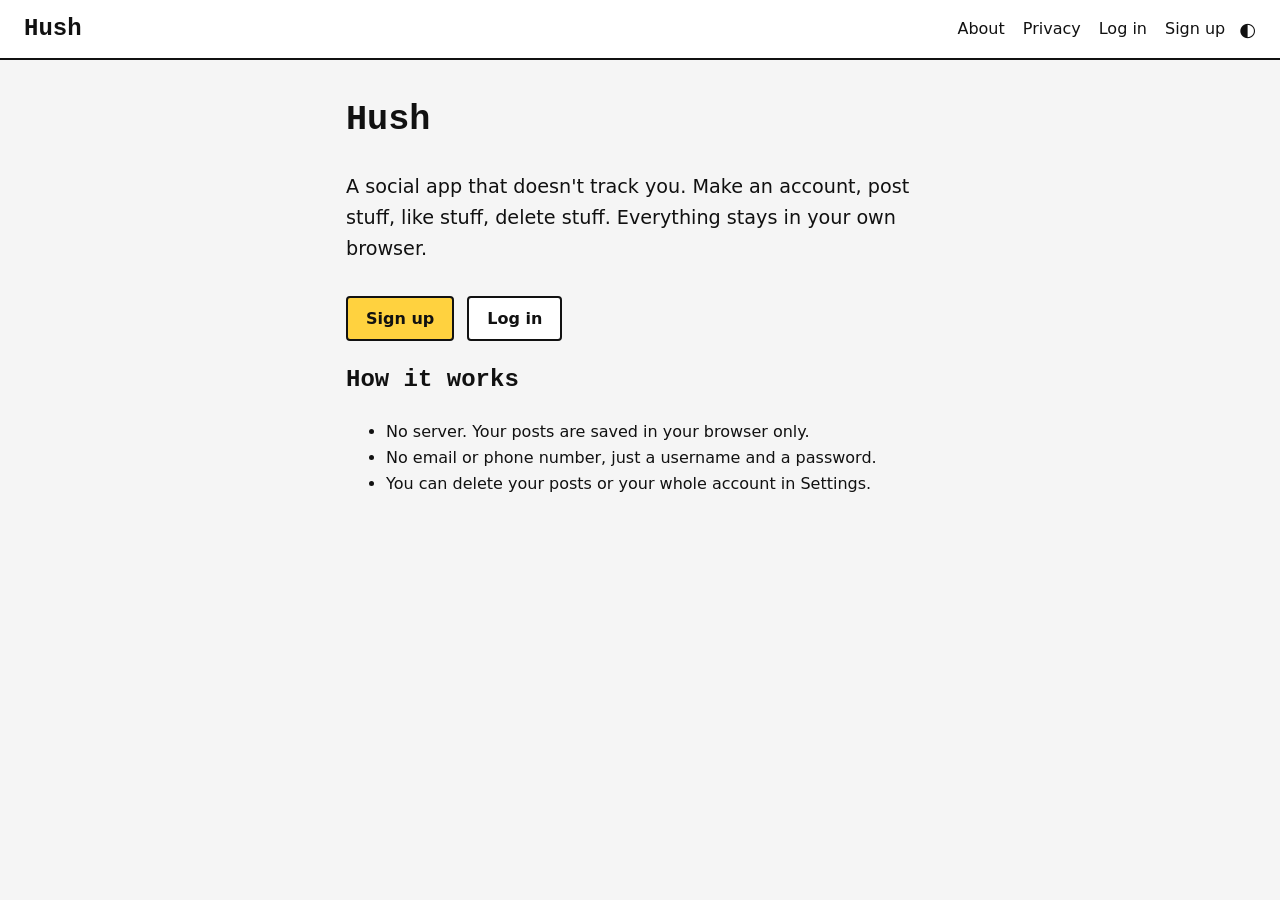
<file: index.html>
<!DOCTYPE html>
<html lang="en">
<head>
  <meta charset="UTF-8">
  <meta name="viewport" content="width=device-width, initial-scale=1">
  <title>Home | Hush</title>
  <link rel="stylesheet" href="src/css/style.css">
</head>
<body data-page="home" data-base="">
  <nav id="nav"></nav>
  <main>
    <h1>Hush</h1>
    <p class="lead">A social app that doesn't track you. Make an account, post stuff, like stuff, delete stuff. Everything stays in your own browser.</p>
    <a class="btn" href="pages/signup.html">Sign up</a>
    <a class="btn ghost" href="pages/login.html">Log in</a>
    <h2>How it works</h2>
    <ul>
      <li>No server. Your posts are saved in your browser only.</li>
      <li>No email or phone number, just a username and a password.</li>
      <li>You can delete your posts or your whole account in Settings.</li>
    </ul>
  </main>
  <script src="src/js/main.js"></script>
</body>
</html>
</file>
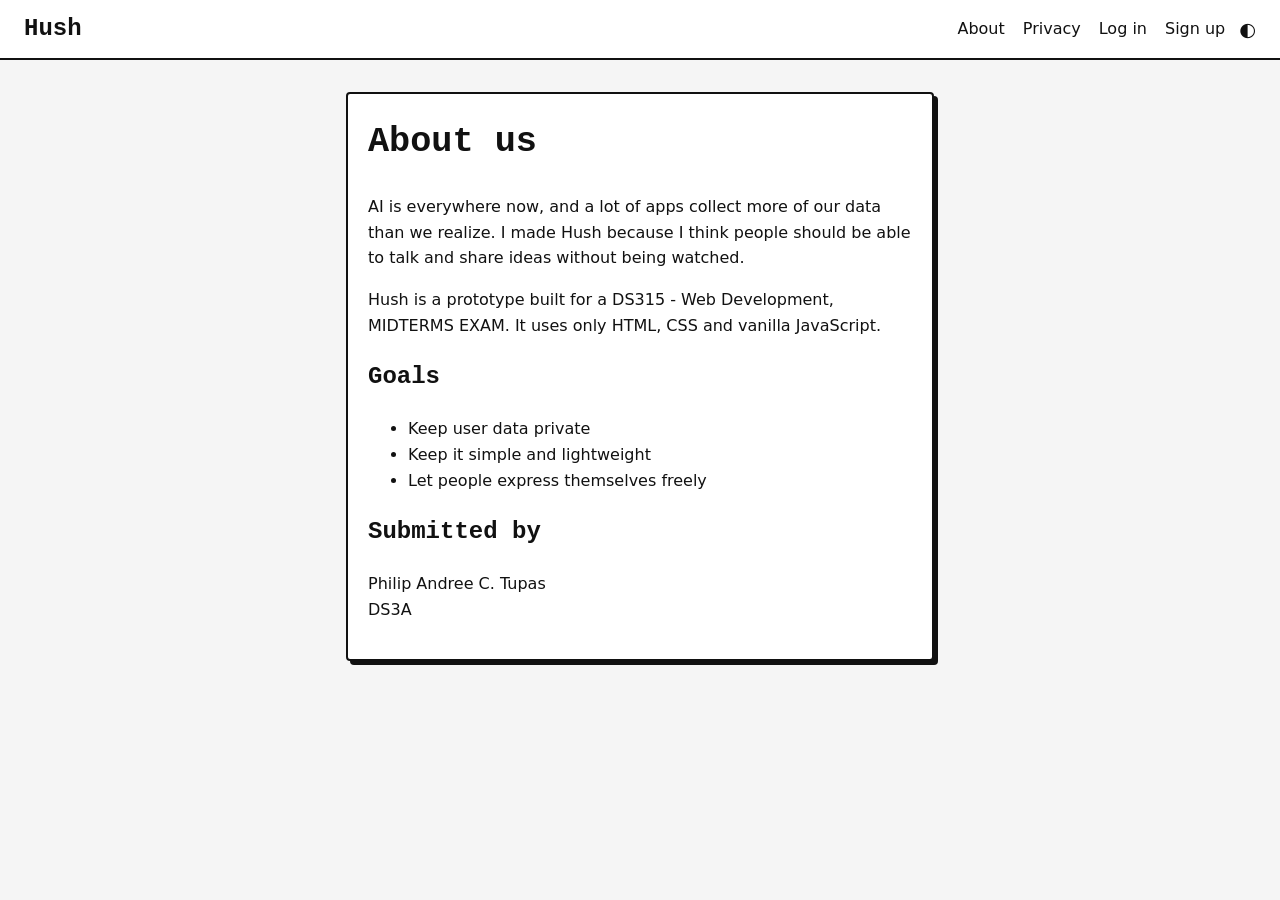
<file: pages/about.html>
<!DOCTYPE html>
<html lang="en">
<head>
  <meta charset="UTF-8">
  <meta name="viewport" content="width=device-width, initial-scale=1">
  <title>About us | Hush</title>
  <link rel="stylesheet" href="../src/css/style.css">
</head>
<body data-page="about" data-base="../">
  <nav id="nav"></nav>
  <main>
    <div class="card">
      <h1>About us</h1>
      <p>AI is everywhere now, and a lot of apps collect more of our data than we realize. I made Hush because I think people should be able to talk and share ideas without being watched.</p>
      <p>Hush is a prototype built for a DS315 - Web Development, MIDTERMS EXAM. It uses only HTML, CSS and vanilla JavaScript.</p>
      <h2>Goals</h2>
      <ul>
        <li>Keep user data private</li>
        <li>Keep it simple and lightweight</li>
        <li>Let people express themselves freely</li>
      </ul>
      <h2>Submitted by</h2>
      <p>Philip Andree C. Tupas<br>DS3A</p>
    </div>
  </main>
  <script src="../src/js/main.js"></script>
</body>
</html>
</file>
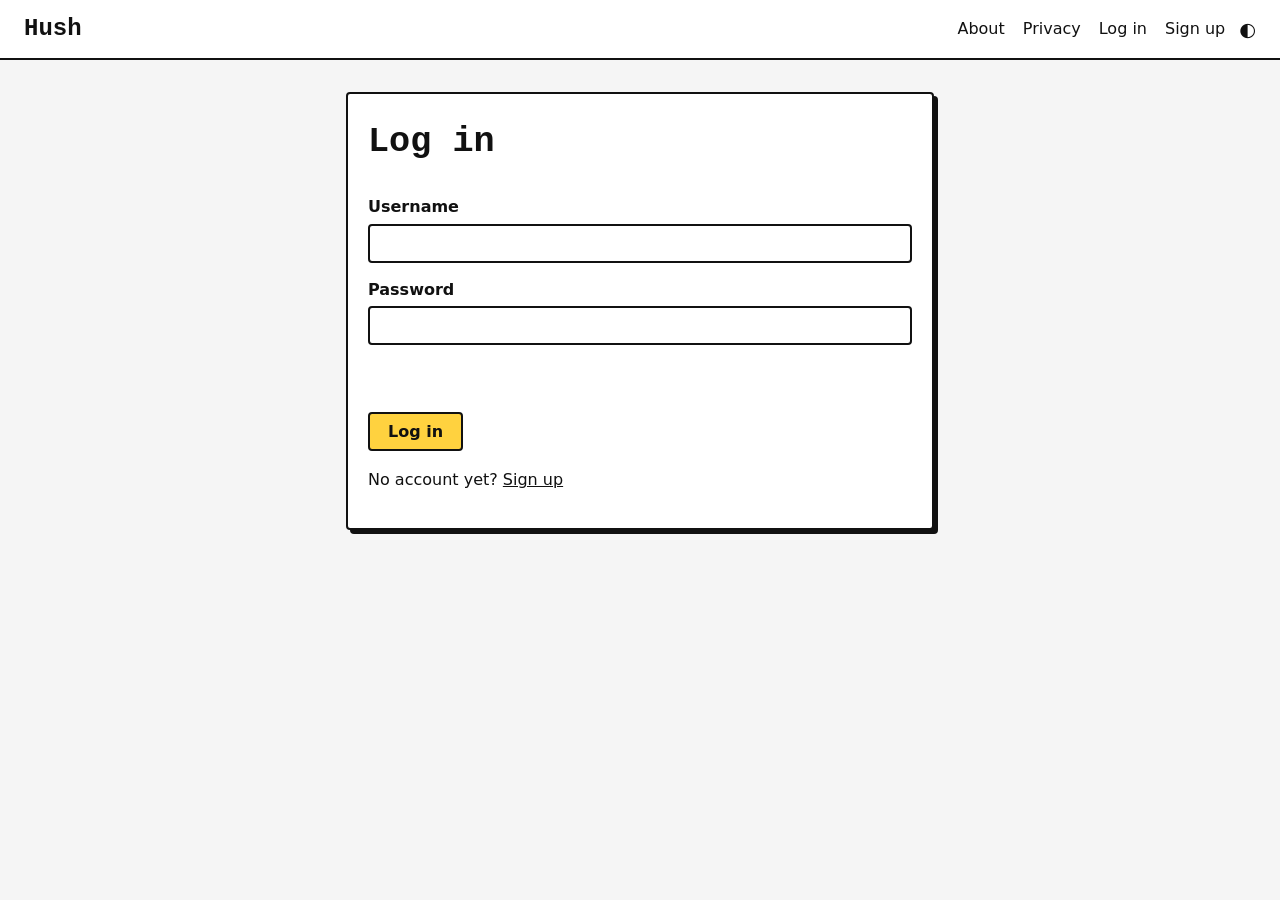
<file: pages/feed.html>
<!DOCTYPE html>
<html lang="en">
<head>
  <meta charset="UTF-8">
  <meta name="viewport" content="width=device-width, initial-scale=1">
  <title>Feed | Hush</title>
  <link rel="stylesheet" href="../src/css/style.css">
</head>
<body data-page="feed" data-base="../">
  <nav id="nav"></nav>
  <main>
    <h1>Feed</h1>
    <div class="card">
      <form id="postForm">
        <textarea id="postText" rows="3" maxlength="280" placeholder="Write something..."></textarea>
        <div class="row">
          <label class="inline"><input type="checkbox" id="anon">Post anonymously</label>
          <small id="count">0 / 280</small>
        </div>
        <button type="submit">Post</button>
      </form>
    </div>
    <input type="text" id="search" placeholder="Search posts">
    <div id="feedList"></div>
  </main>
  <script src="../src/js/main.js"></script>
</body>
</html>
</file>
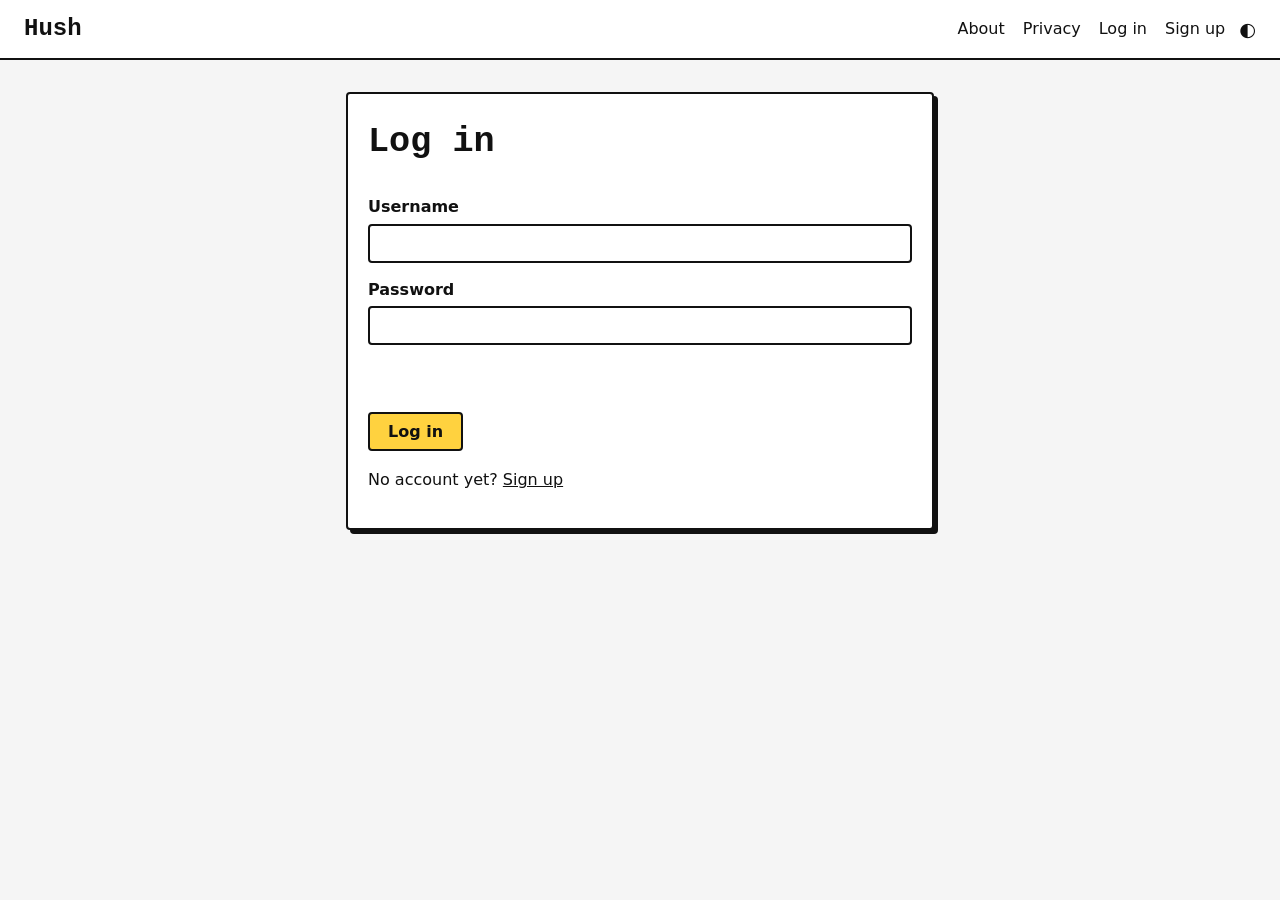
<file: pages/login.html>
<!DOCTYPE html>
<html lang="en">
<head>
  <meta charset="UTF-8">
  <meta name="viewport" content="width=device-width, initial-scale=1">
  <title>Log in | Hush</title>
  <link rel="stylesheet" href="../src/css/style.css">
</head>
<body data-page="login" data-base="../">
  <nav id="nav"></nav>
  <main>
    <div class="card">
      <h1>Log in</h1>
      <form id="loginForm">
        <label for="username">Username</label>
        <input type="text" id="username">
        <label for="password">Password</label>
        <input type="password" id="password">
        <p id="message" class="message"></p>
        <button type="submit">Log in</button>
      </form>
      <p>No account yet? <a href="signup.html">Sign up</a></p>
    </div>
  </main>
  <script src="../src/js/main.js"></script>
</body>
</html>
</file>
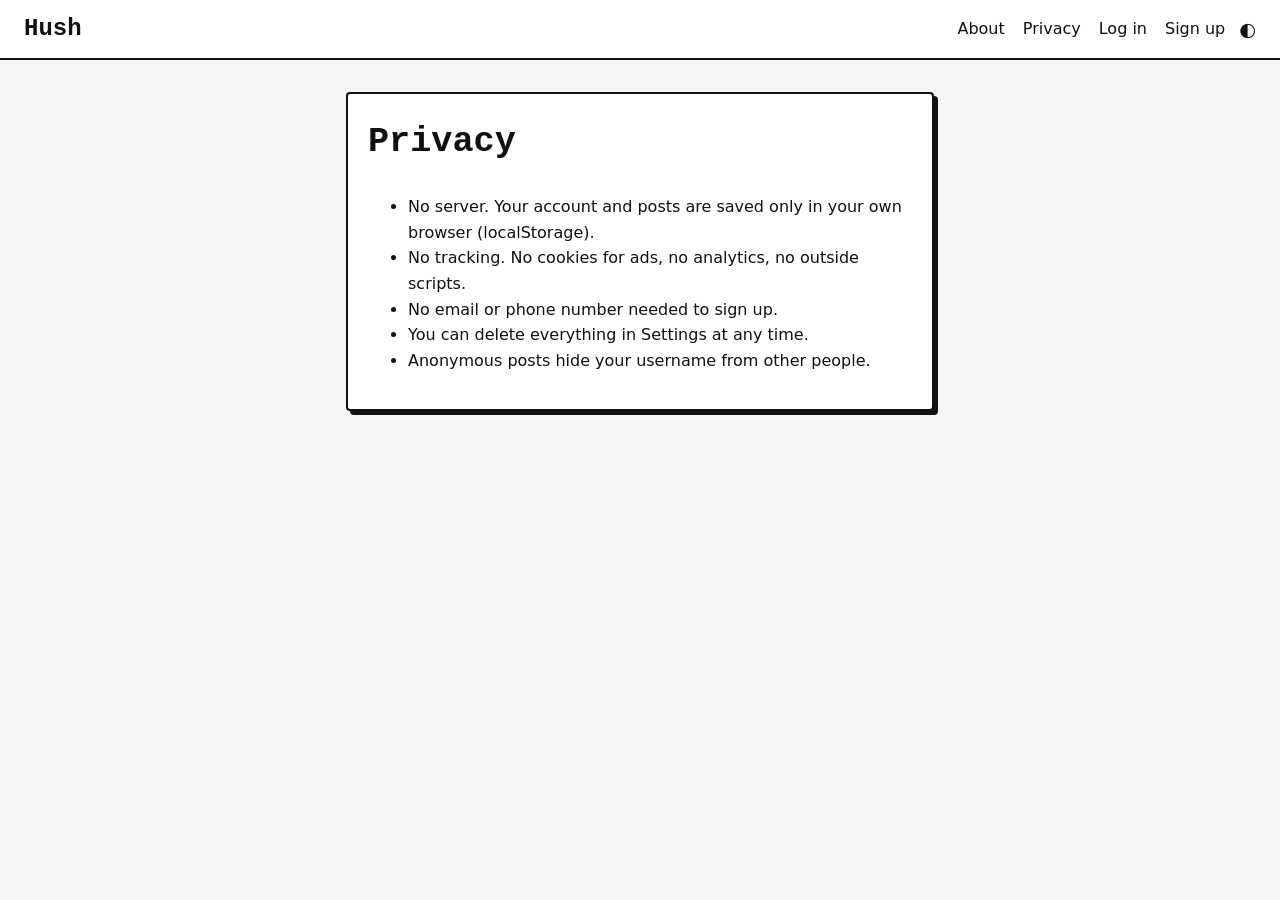
<file: pages/privacy.html>
<!DOCTYPE html>
<html lang="en">
<head>
  <meta charset="UTF-8">
  <meta name="viewport" content="width=device-width, initial-scale=1">
  <title>Privacy | Hush</title>
  <link rel="stylesheet" href="../src/css/style.css">
</head>
<body data-page="privacy" data-base="../">
  <nav id="nav"></nav>
  <main>
    <div class="card">
      <h1>Privacy</h1>
      <ul>
        <li>No server. Your account and posts are saved only in your own browser (localStorage).</li>
        <li>No tracking. No cookies for ads, no analytics, no outside scripts.</li>
        <li>No email or phone number needed to sign up.</li>
        <li>You can delete everything in Settings at any time.</li>
        <li>Anonymous posts hide your username from other people.</li>
      </ul>
    </div>
  </main>
  <script src="../src/js/main.js"></script>
</body>
</html>
</file>
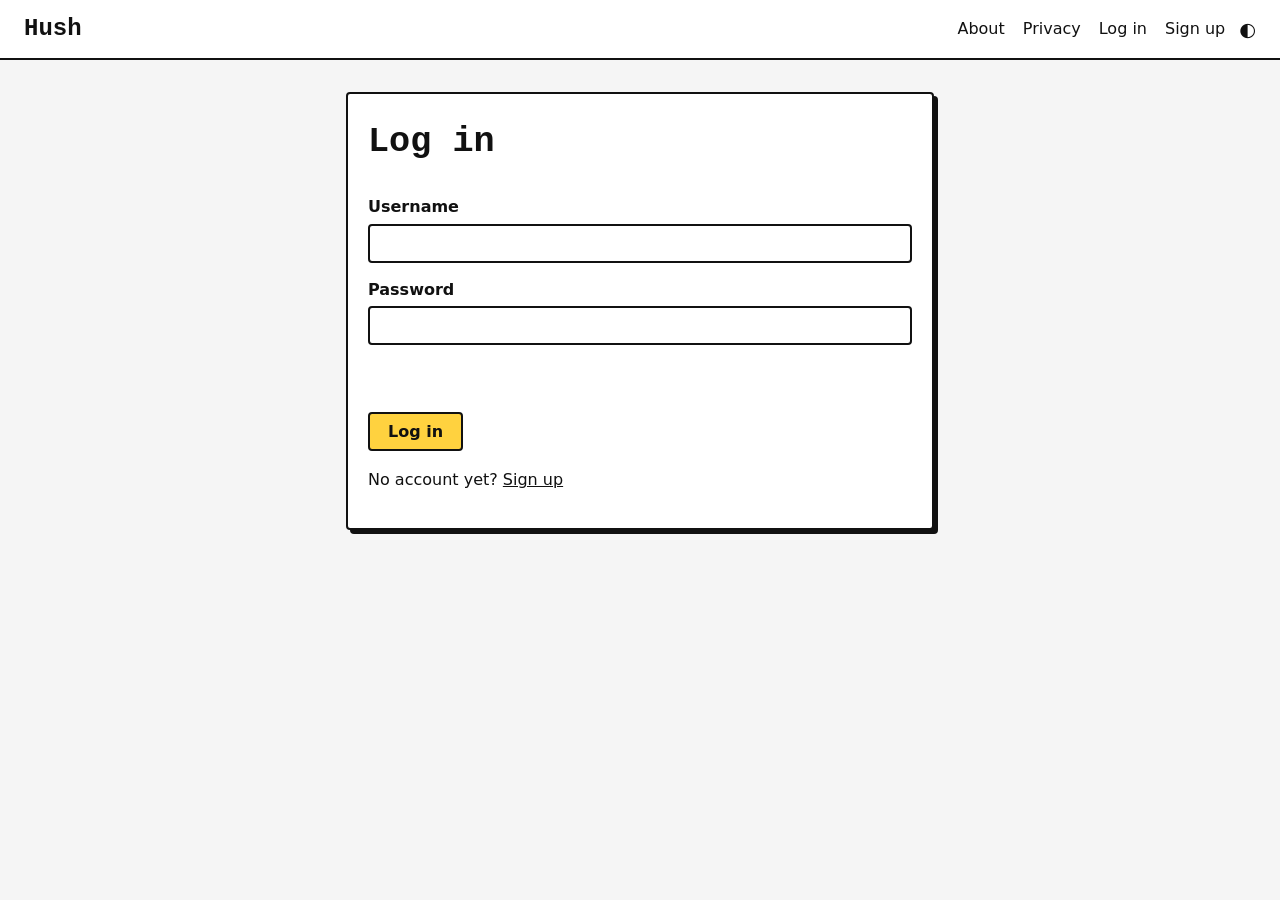
<file: pages/profile.html>
<!DOCTYPE html>
<html lang="en">
<head>
  <meta charset="UTF-8">
  <meta name="viewport" content="width=device-width, initial-scale=1">
  <title>Profile | Hush</title>
  <link rel="stylesheet" href="../src/css/style.css">
</head>
<body data-page="profile" data-base="../">
  <nav id="nav"></nav>
  <main>
    <div class="profile-head">
      <div class="avatar big" id="bigAvatar"></div>
      <div>
        <h1 id="profileName"></h1>
        <small id="postCount"></small>
      </div>
    </div>
    <div class="card">
      <form id="bioForm">
        <label for="bio">Bio</label>
        <textarea id="bio" rows="3"></textarea>
        <p id="message" class="message"></p>
        <button type="submit">Save bio</button>
      </form>
    </div>
    <h2>My posts</h2>
    <div id="myPosts"></div>
  </main>
  <script src="../src/js/main.js"></script>
</body>
</html>
</file>
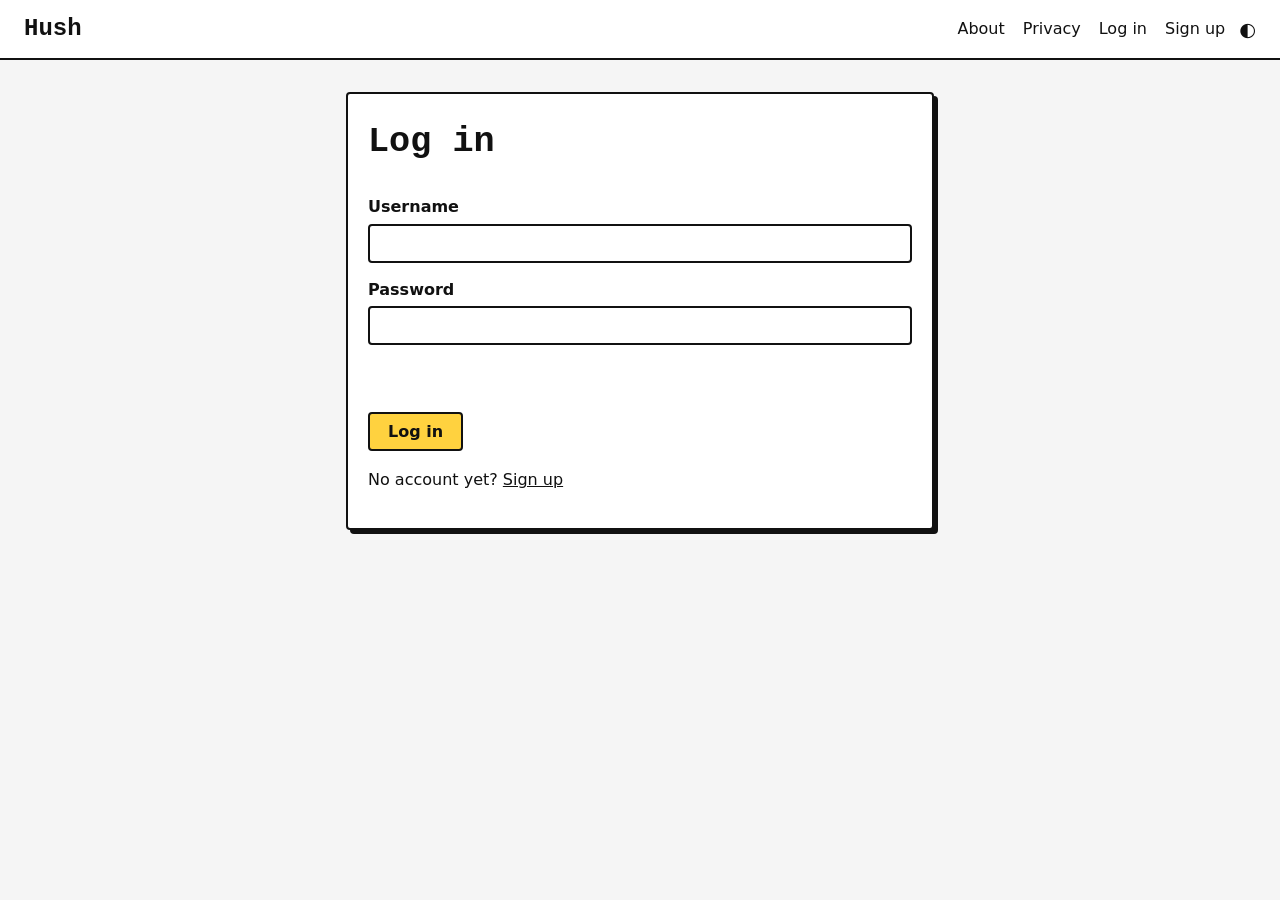
<file: pages/settings.html>
<!DOCTYPE html>
<html lang="en">
<head>
  <meta charset="UTF-8">
  <meta name="viewport" content="width=device-width, initial-scale=1">
  <title>Settings | Hush</title>
  <link rel="stylesheet" href="../src/css/style.css">
</head>
<body data-page="settings" data-base="../">
  <nav id="nav"></nav>
  <main>
    <h1>Privacy settings</h1>
    <div class="card">
      <label><input type="checkbox" id="privateToggle">Private account (only I can see my posts)</label>
    </div>
    <div class="card">
      <h2>Delete my data</h2>
      <button id="deletePosts" class="danger">Delete all my posts</button>
      <button id="deleteAccount" class="danger">Delete my account</button>
    </div>
  </main>
  <script src="../src/js/main.js"></script>
</body>
</html>
</file>
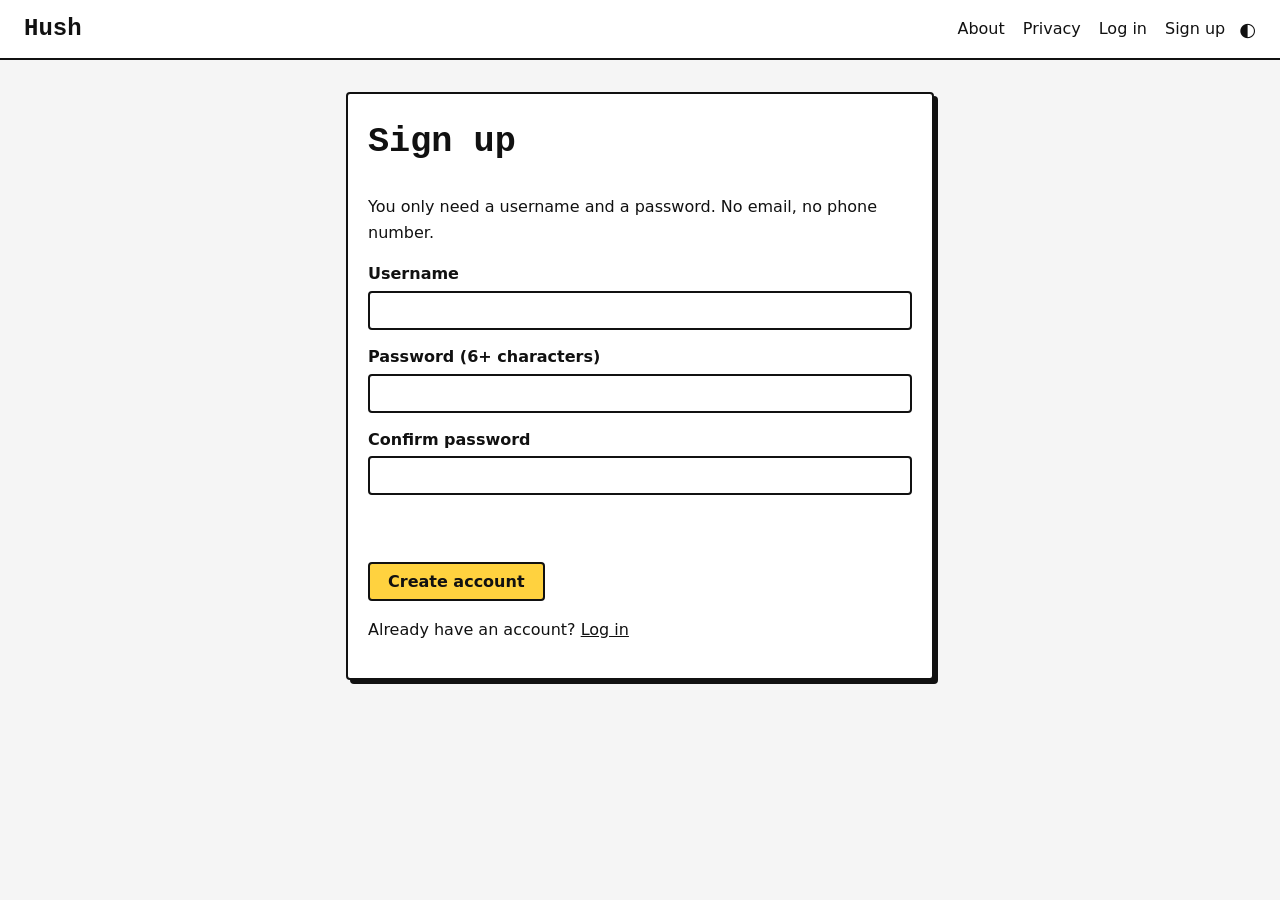
<file: pages/signup.html>
<!DOCTYPE html>
<html lang="en">
<head>
  <meta charset="UTF-8">
  <meta name="viewport" content="width=device-width, initial-scale=1">
  <title>Sign up | Hush</title>
  <link rel="stylesheet" href="../src/css/style.css">
</head>
<body data-page="signup" data-base="../">
  <nav id="nav"></nav>
  <main>
    <div class="card">
      <h1>Sign up</h1>
      <p>You only need a username and a password. No email, no phone number.</p>
      <form id="signupForm">
        <label for="username">Username</label>
        <input type="text" id="username">
        <label for="password">Password (6+ characters)</label>
        <input type="password" id="password">
        <label for="confirm">Confirm password</label>
        <input type="password" id="confirm">
        <p id="message" class="message"></p>
        <button type="submit">Create account</button>
      </form>
      <p>Already have an account? <a href="login.html">Log in</a></p>
    </div>
  </main>
  <script src="../src/js/main.js"></script>
</body>
</html>
</file>
<file: src/css/style.css>
/* Hush - style.css
   One stylesheet for every page.
   Colors are variables at the top. Dark mode just swaps them. */

:root {
  --bg: #f5f5f5;
  --surface: #ffffff;
  --ink: #111111;
  --muted: #555555;
  --accent: #ffd23f;
}
[data-theme="dark"] {
  --bg: #161616;
  --surface: #232323;
  --ink: #f2f2f2;
  --muted: #aaaaaa;
}

* { box-sizing: border-box; }

body {
  margin: 0;
  font-family: "Segoe UI", system-ui, sans-serif;
  background: var(--bg);
  color: var(--ink);
  line-height: 1.6;
}
h1, h2, .logo { font-family: "Courier New", monospace; }
h1 { margin-top: 0; font-size: 2.2rem; }
a { color: inherit; }

/* ---------- navigation ---------- */
nav {
  display: flex;
  justify-content: space-between;
  align-items: center;
  flex-wrap: wrap;
  padding: 10px 24px;
  background: var(--surface);
  border-bottom: 2px solid var(--ink);
}
nav div { display: flex; align-items: center; flex-wrap: wrap; }
nav a { margin-left: 18px; text-decoration: none; }
nav a:hover { text-decoration: underline; }
nav .logo { font-size: 1.5rem; font-weight: bold; margin-left: 0; }

/* ---------- layout ---------- */
main { max-width: 620px; margin: 32px auto; padding: 0 16px; }
.lead { font-size: 1.2rem; }

.card {
  background: var(--surface);
  border: 2px solid var(--ink);
  border-radius: 4px;
  box-shadow: 4px 4px 0 var(--ink);
  padding: 20px;
  margin-bottom: 24px;
}

/* ---------- forms and buttons ---------- */
label { display: block; margin-top: 14px; font-weight: 600; }
label.inline { display: inline; margin: 0; font-weight: 400; }
input[type="text"], input[type="password"], textarea {
  width: 100%;
  padding: 8px 10px;
  margin-top: 4px;
  background: var(--surface);
  color: var(--ink);
  border: 2px solid var(--ink);
  border-radius: 4px;
  font-family: inherit;
  font-size: 1rem;
}
input[type="checkbox"] { margin-right: 8px; }
.row { display: flex; justify-content: space-between; align-items: center; margin-top: 10px; }
#search { margin: 0 0 8px; }

button, .btn {
  display: inline-block;
  background: var(--accent);
  color: #111;
  border: 2px solid var(--ink);
  border-radius: 4px;
  padding: 8px 18px;
  margin: 12px 8px 0 0;
  font-size: 1rem;
  font-family: inherit;
  font-weight: 600;
  cursor: pointer;
  text-decoration: none;
}
.btn.ghost { background: var(--surface); color: var(--ink); }
button.danger { background: #ff6b6b; }
button.small {
  background: var(--surface);
  color: var(--ink);
  padding: 1px 10px;
  margin: 8px 8px 0 0;
  font-size: 0.85rem;
  font-weight: 400;
}
button.small:hover { background: var(--accent); color: #111; }
button.small.danger:hover { background: #ff6b6b; }
nav button.icon {
  background: none; color: var(--ink); border: none;
  margin: 0 0 0 14px; padding: 0; font-size: 1.2rem;
}

a:focus, button:focus, input:focus, textarea:focus { outline: 3px solid #2a7fff; }

/* ---------- posts ---------- */
.post { display: flex; gap: 14px; padding: 16px 0; border-bottom: 1px dashed var(--muted); }
.post-body { flex: 1; min-width: 0; }
.post p { margin: 4px 0 0; overflow-wrap: anywhere; }
.post small { margin-left: 8px; }

.avatar {
  flex: none;
  width: 42px; height: 42px;
  border: 2px solid var(--ink);
  border-radius: 4px;
  background: var(--accent);
  color: #111;
  font-weight: bold;
  display: flex; align-items: center; justify-content: center;
}
.avatar.anon { background: var(--surface); color: var(--ink); }
.avatar.big { width: 64px; height: 64px; font-size: 1.6rem; }
.profile-head { display: flex; align-items: center; gap: 16px; margin-bottom: 24px; }
.profile-head h1 { margin: 0; }

.message { color: #d33; min-height: 1.4em; }
small { color: var(--muted); }
</file>
